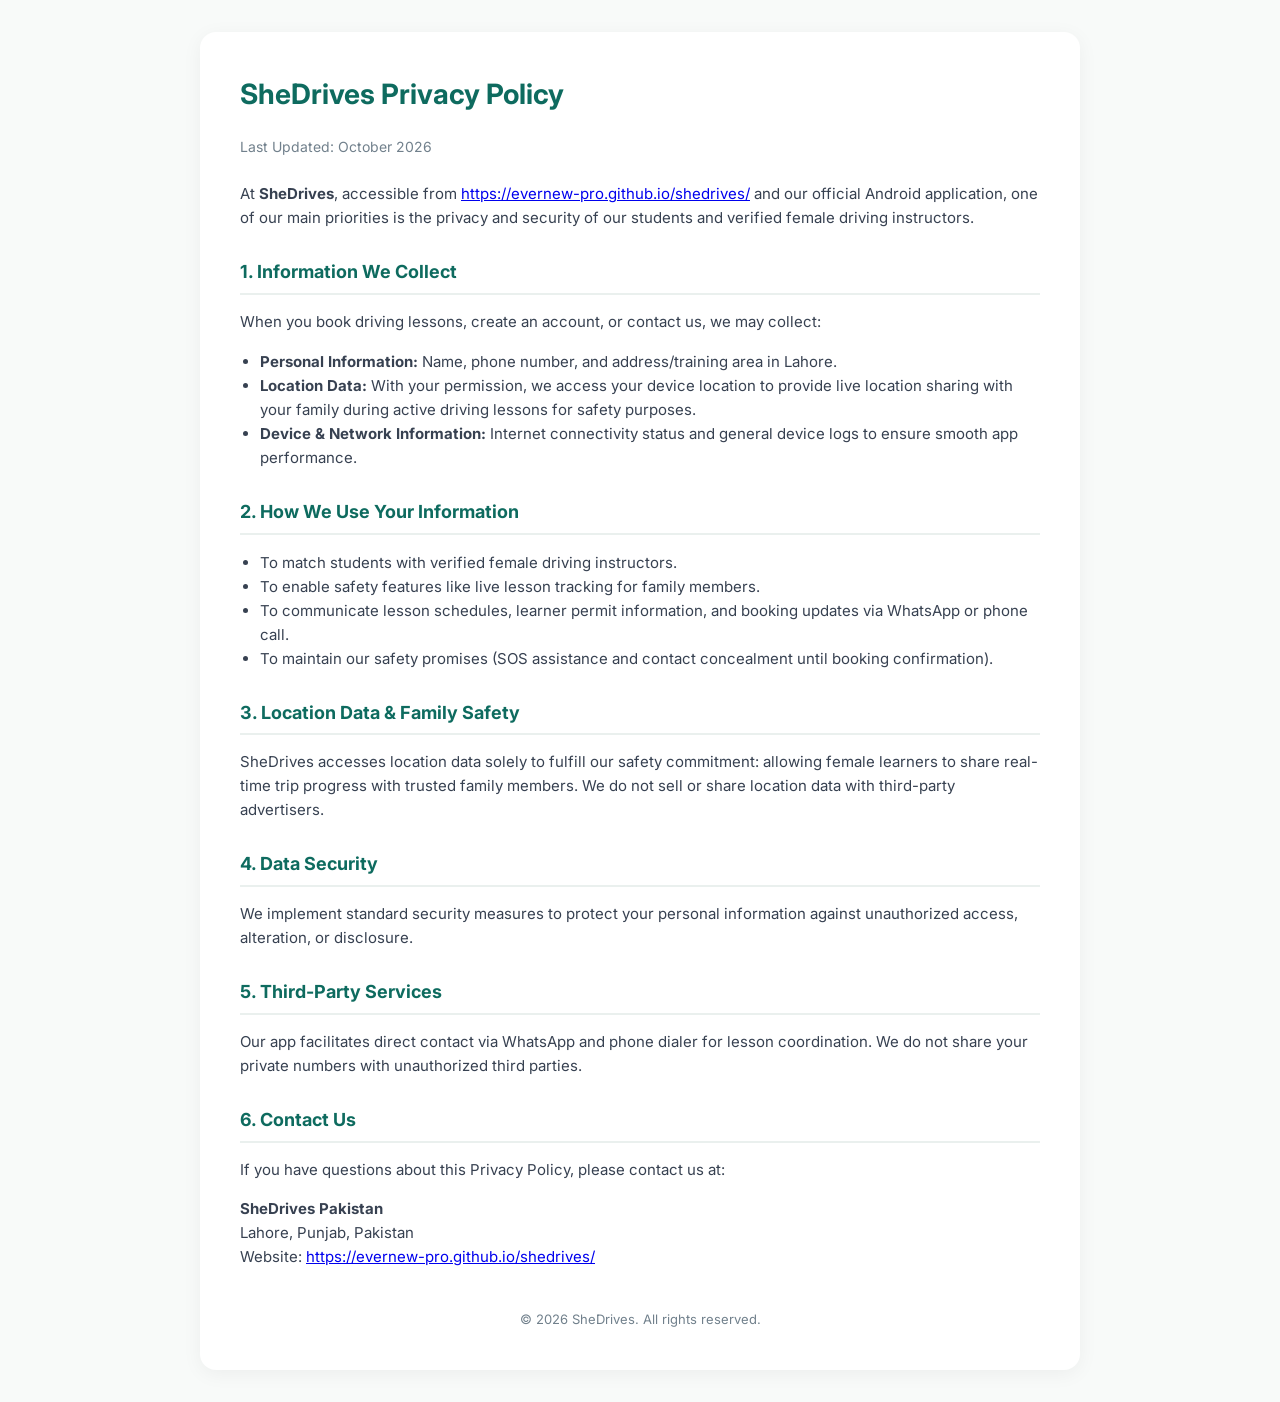
<file: privacy-policy.html>
<!DOCTYPE html>
<html lang="en">
<head>
    <meta charset="UTF-8">
    <meta name="viewport" content="width=device-width, initial-scale=1.0">
    <title>Privacy Policy — SheDrives</title>
    <link href="https://fonts.googleapis.com/css2?family=Inter:wght@400;500;600;700&display=swap" rel="stylesheet">
    <style>
        :root {
            --teal: #0E6B5F;
            --ink: #22303B;
            --muted: #71808C;
            --bg: #F8FAF9;
            --card: #FFFFFF;
        }
        body {
            font-family: 'Inter', -apple-system, sans-serif;
            background: var(--bg);
            color: var(--ink);
            line-height: 1.6;
            margin: 0;
            padding: 32px 16px;
        }
        .container {
            max-width: 800px;
            margin: 0 auto;
            background: var(--card);
            padding: 40px;
            border-radius: 16px;
            box-shadow: 0 4px 20px rgba(0,0,0,0.05);
        }
        h1 {
            color: var(--teal);
            font-size: 28px;
            margin-top: 0;
        }
        h2 {
            font-size: 18px;
            margin-top: 28px;
            color: var(--teal);
            border-bottom: 2px solid #EAF0EE;
            padding-bottom: 6px;
        }
        p, li {
            color: #374151;
            font-size: 15px;
        }
        ul {
            padding-left: 20px;
        }
        .last-updated {
            color: var(--muted);
            font-size: 14px;
            margin-bottom: 24px;
        }
        .footer {
            margin-top: 40px;
            text-align: center;
            font-size: 13px;
            color: var(--muted);
        }
    </style>
</head>
<body>
    <div class="container">
        <h1>SheDrives Privacy Policy</h1>
        <p class="last-updated">Last Updated: October 2026</p>

        <p>At <strong>SheDrives</strong>, accessible from <a href="https://evernew-pro.github.io/shedrives/">https://evernew-pro.github.io/shedrives/</a> and our official Android application, one of our main priorities is the privacy and security of our students and verified female driving instructors.</p>

        <h2>1. Information We Collect</h2>
        <p>When you book driving lessons, create an account, or contact us, we may collect:</p>
        <ul>
            <li><strong>Personal Information:</strong> Name, phone number, and address/training area in Lahore.</li>
            <li><strong>Location Data:</strong> With your permission, we access your device location to provide live location sharing with your family during active driving lessons for safety purposes.</li>
            <li><strong>Device & Network Information:</strong> Internet connectivity status and general device logs to ensure smooth app performance.</li>
        </ul>

        <h2>2. How We Use Your Information</h2>
        <ul>
            <li>To match students with verified female driving instructors.</li>
            <li>To enable safety features like live lesson tracking for family members.</li>
            <li>To communicate lesson schedules, learner permit information, and booking updates via WhatsApp or phone call.</li>
            <li>To maintain our safety promises (SOS assistance and contact concealment until booking confirmation).</li>
        </ul>

        <h2>3. Location Data & Family Safety</h2>
        <p>SheDrives accesses location data solely to fulfill our safety commitment: allowing female learners to share real-time trip progress with trusted family members. We do not sell or share location data with third-party advertisers.</p>

        <h2>4. Data Security</h2>
        <p>We implement standard security measures to protect your personal information against unauthorized access, alteration, or disclosure.</p>

        <h2>5. Third-Party Services</h2>
        <p>Our app facilitates direct contact via WhatsApp and phone dialer for lesson coordination. We do not share your private numbers with unauthorized third parties.</p>

        <h2>6. Contact Us</h2>
        <p>If you have questions about this Privacy Policy, please contact us at:</p>
        <p><strong>SheDrives Pakistan</strong><br>
        Lahore, Punjab, Pakistan<br>
        Website: <a href="https://evernew-pro.github.io/shedrives/">https://evernew-pro.github.io/shedrives/</a></p>

        <div class="footer">
            &copy; 2026 SheDrives. All rights reserved.
        </div>
    </div>
</body>
</html>
</file>
